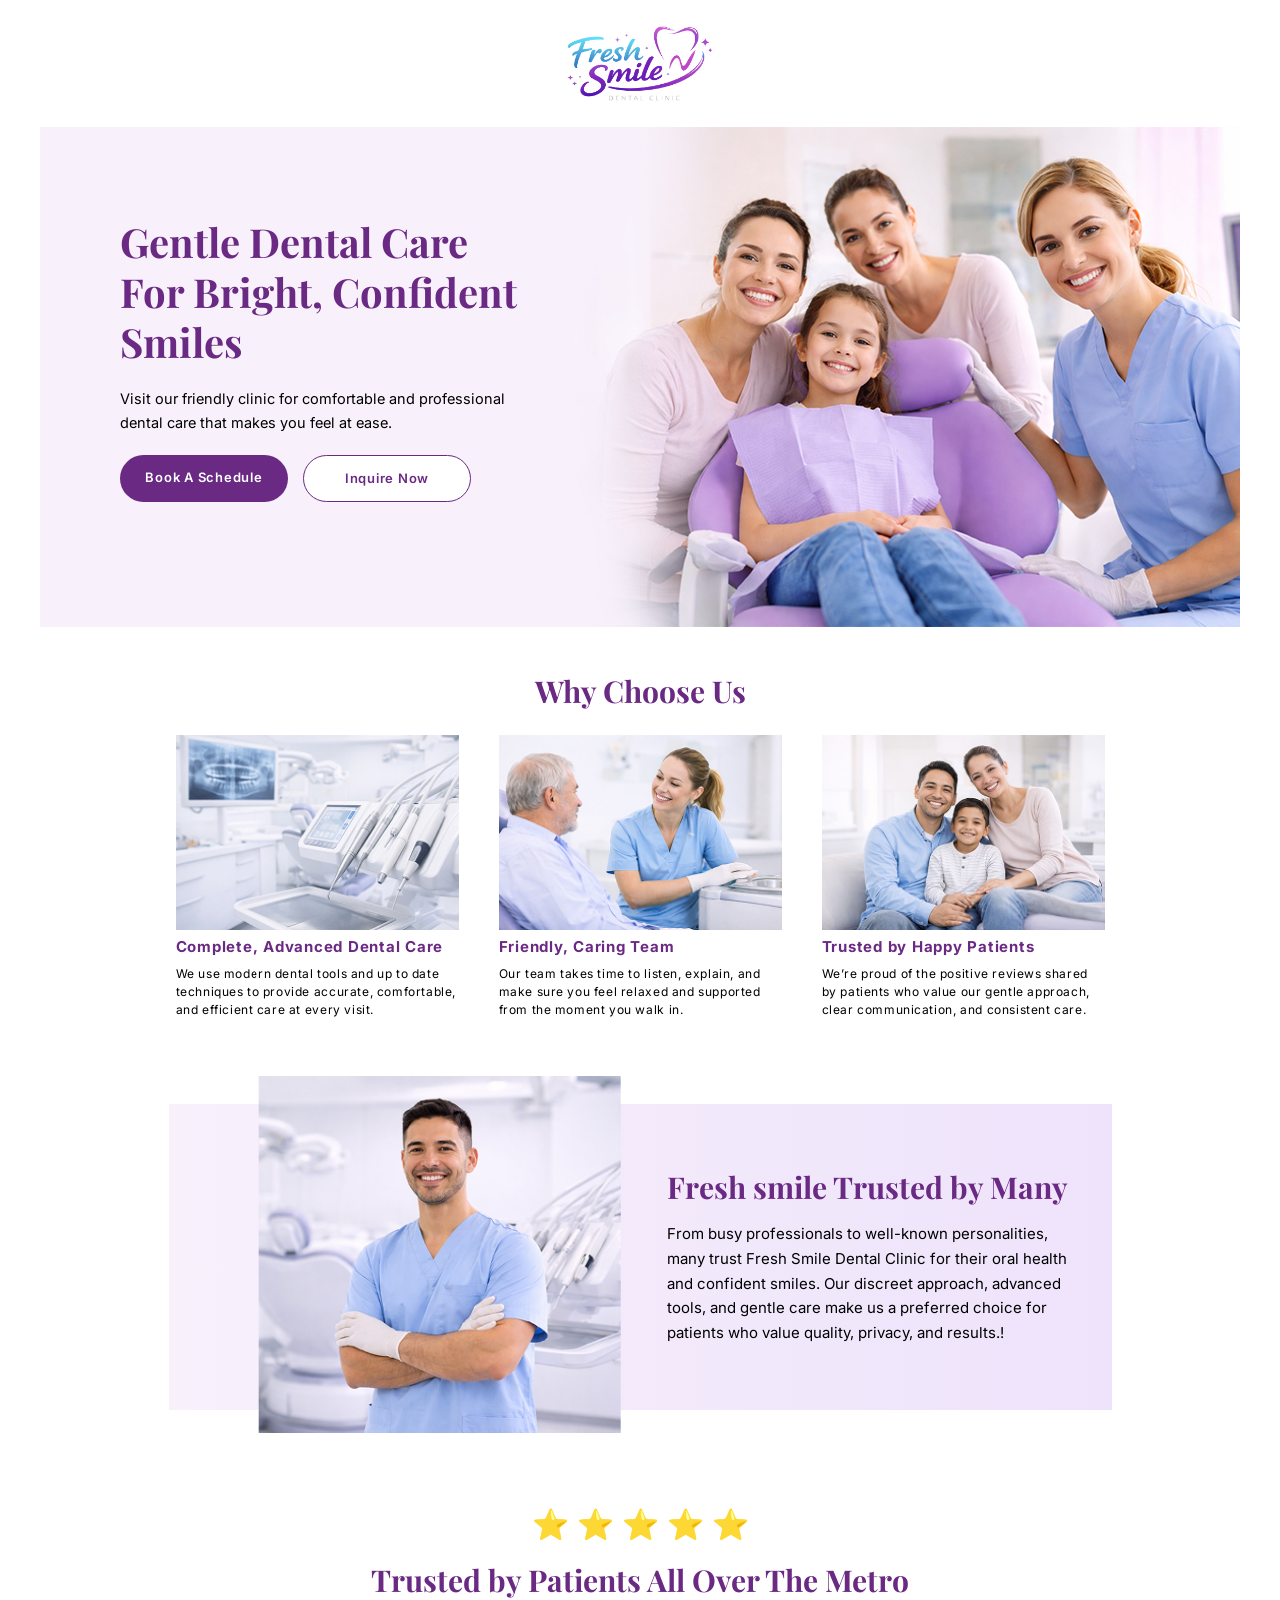
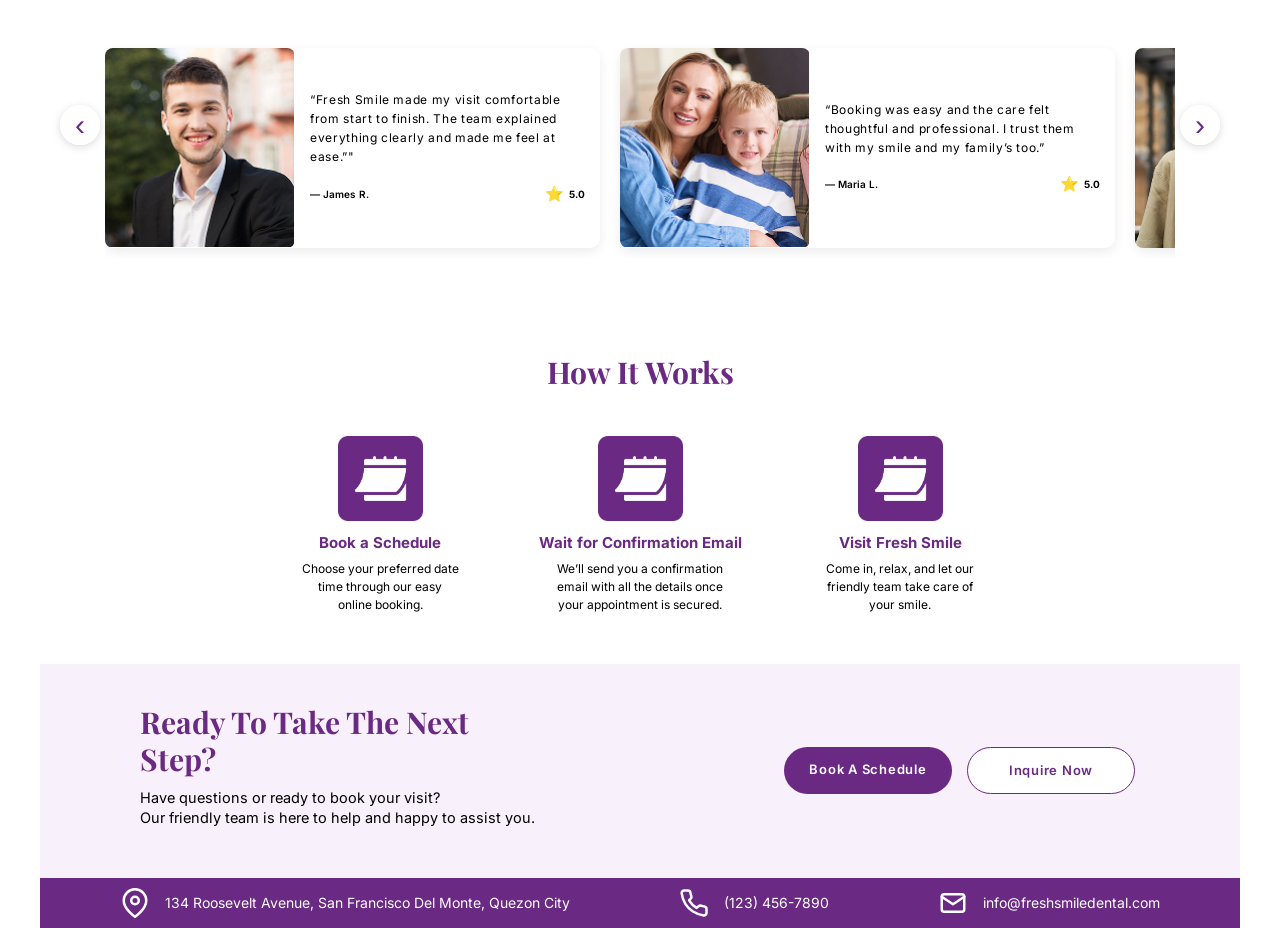
<file: index.html>
<!DOCTYPE html>
<html lang="en">
<head>
    <meta charset="UTF-8">
    <meta name="viewport" content="width=device-width, initial-scale=1.0">


    <link rel="preconnect" href="https://fonts.googleapis.com">
    <link rel="preconnect" href="https://fonts.gstatic.com" crossorigin>
 
    <link href="https://fonts.googleapis.com/css2?family=Inter:ital,opsz,wght@0,14..32,100..900;1,14..32,100..900&family=Playfair+Display:ital,wght@0,400..900;1,400..900&display=swap" rel="stylesheet">

    <link rel="stylesheet" href="./style.css">
    <link rel="stylesheet" href="./query.css">
    <script defer src="./script.js"></script>

    <title>Fresh Smile</title>

    </head>
<body>

    
    <div class="container">

    <header>
    
        <img class="top-logo" src="./Web Assets - Home/top-logo.png" alt="Fresh Smile care logo">

    </header>

      <!-- Hero Section -->

    <div class="hero-section">

        <!-- Image -->
        <div class="hero-img">
            <img class="hero-mobile-img" src="./Mobile Assets - Home/hero-image.jpg" alt="dentist with a patient smiling" width="428" height="339">

            <img class="hero-desktop-img" src="./Web Assets - Home/hero-image.jpg" alt="dentist with a patient smiling" width="428" height="339">
            


        </div>

        <!-- Content -->

         <div class="hero-content">
            <p class="hero-header">Gentle dental care for
            bright, confident smiles</p>
            <p class="hero-text">Visit our friendly clinic for comfortable and professional dental care that makes you feel at ease.</p>

            <div class="cta-button">
            <a href="https://freshsmile.setmore.com" class="hero-cta-button">Book A Schedule</a>
            <a href="./form.html" class="hero-cta-button secondary">Inquire Now</a>
            </div>
            
        </div>
        </div>

        <!-- Why Choose Us Section -->

        <section class="why-choose-us-section">

        <p class="choose-us-header">Why Choose Us</p>
      
        
        <div class="card-container">

        <!-- First Card -->

        <div class="card">

            <img class="choose-img" src="./Web Assets - Home/whychooseus-image1.jpg" alt="Laboratory" width="27.8" height="19.2">

            <p class="choose-header">Complete, Advanced Dental Care</p>

            <p class="choose-text">We use modern dental tools and up to date techniques to provide accurate, comfortable, and efficient care at every visit.</p>


        </div>

        <!-- Second Card -->

        <div class="card">

            <img class="choose-img" src="./Web Assets - Home/whychooseus-image2.jpg" alt="Patient and Doctor" width="27.8" height="19.2">

            <p class="choose-header">Friendly, Caring Team</p>

            <p class="choose-text">Our team takes time to listen, explain, and make sure you feel relaxed and supported from the moment you walk in.</p>


        </div>

        <!-- Third Card -->

        <div class="card">

            <img class="choose-img" src="./Web Assets - Home/whychooseus-image3.jpg" alt="family" width="27.8" height="19.2">

            <p class="choose-header">Trusted by Happy Patients</p>

            <p class="choose-text">We’re proud of the positive reviews shared by patients who value our gentle approach, clear communication, and consistent care.</p>


        </div>

        </div>
        </section>

        <!-- About Section -->

        <section class="about-section">

            <!-- Image  -->
            <div class="about-img">
                <img class="about-img-desktop" src="./Web Assets - Home/trusted-image.jpg" alt="Male Doctor" width="362" height="357">
            </div>

            <!-- Content -->
            <div class="about-content">
             
                <div class="about-text-container">
                <p class="about-header">Fresh smile Trusted by Many</p>
                <p class="about-text">From busy professionals to well-known personalities, many trust Fresh Smile Dental Clinic for their oral health and confident smiles. Our discreet approach, advanced tools, and gentle care make us a preferred choice for patients who value quality, privacy, and results.!</p>
                </div>
            </div>
          

        </section>

          <!-- Testimonials Section -->


        <section class="testimonials-section">
            
            <button class="carousel-arrow testimonial-arrow-left" aria-label="Previous testimonial">‹</button>
            <button class="carousel-arrow testimonial-arrow-right" aria-label="Next testimonial">›</button>
            
            <div class="stars-display">
                <span class="star">⭐</span>
                <span class="star">⭐</span>
                <span class="star">⭐</span>
                <span class="star">⭐</span>
                <span class="star">⭐</span>
            </div>
            
            <h2 class="testimonials-title">Trusted by Patients All Over The Metro</h2>

            <div class="testimonials-slider">

                <!-- 1st Card -->
                <div class="testimonial-card">
                    <img src="./Web Assets - Home/testimonials-image1.jpg" alt="James" class="testimonial-img">
                    <div class="testimonial-content">
                        <p class="testimonial-text">“Fresh Smile made my visit comfortable from start to finish. The team explained everything clearly and made me feel at ease.”"</p>
                        <div class="testimonial-footer">
                            <p class="testimonial-author">— James R.</p>
                            <div class="testimonial-rating">
                                <span class="rating-icon">⭐</span>
                                <span class="rating-score">5.0</span>
                            </div>
                        </div>
                    </div>
                </div>

                 <!-- 2nd Card -->
                <div class="testimonial-card">
                    <img src="./Web Assets - Home/testimonials-image2.jpg" alt="Maria" class="testimonial-img">
                    <div class="testimonial-content">
                        <p class="testimonial-text">“Booking was easy and the care felt thoughtful and professional. I trust them with my smile and my family’s too.”</p>
                        <div class="testimonial-footer">
                            <p class="testimonial-author">— Maria L.</p>
                            <div class="testimonial-rating">
                                <span class="rating-icon">⭐</span>
                                <span class="rating-score">5.0</span>
                            </div>
                        </div>
                    </div>
                </div>

                 <!-- 3rd Card -->
                <div class="testimonial-card">
                    <img src="./Web Assets - Home/testimonials-image3.jpg" alt="Rebecca C." class="testimonial-img">
                    <div class="testimonial-content">
                        <p class="testimonial-text">“As a busy young professional, I love how Fresh Smile Dental Clinic makes every visit quick, comfortable, and truly stress-free.”</p>
                        <div class="testimonial-footer">
                            <p class="testimonial-author">— Rebecca C.</p>
                            <div class="testimonial-rating">
                                <span class="rating-icon">⭐</span>
                                <span class="rating-score">5.0</span>
                            </div>
                        </div>
                    </div>
                </div>

            </div>

        </section>

        <!-- How It Works Section -->
        <section class="how-section">

            <p class="how-title">How It Works</p>

            <div class="card-container">

            <!-- First How Card -->

            <div class="how-card">

                <img src="./Web Assets - Home/howitworks-icon-book.png" alt="calendar Booking" width="85" height="85" class="how-icon"> 

                <p class="how-header">Book a Schedule</p>

                <p class="how-text">Choose your preferred date <br/> time through our easy <br/> online booking.</p>
            </div>

              <!-- Second How Card -->

            <div class="how-card">

                <img src="./Web Assets - Home/howitworks-icon-book.png" alt="calendar Booking" width="85" height="85" class="how-icon"> 

                <p class="how-header">Wait for Confirmation Email</p>

                <p class="how-text">We’ll send you a confirmation <br/> email with all the details once <br/> your appointment is secured.</p>
            </div>

              <!-- Third How Card -->

            <div class="how-card">

                <img src="./Web Assets - Home/howitworks-icon-book.png" alt="calendar Booking" width="85" height="85" class="how-icon"> 

                <p class="how-header">Visit Fresh Smile</p>

                <p class="how-text">Come in, relax, and let our <br/> friendly team take care of <br/> your smile.</p>
            </div>

            </div>
        </section>
   
        <section class="cta-section">

            <div class="cta-content">
                
            <div class="cta-text-container">
            <p class="cta-header">Ready to Take the Next Step?</p>
            <p class="cta-text">Have questions or ready to book your visit? <br/> Our friendly team is here to help and happy to assist you.</p>
            </div>

            <div>
            <div class="cta-button">
            <a href="https://freshsmile.setmore.com" class="hero-cta-button">Book A Schedule</a>
            <a href="./form.html" class="hero-cta-button secondary">Inquire Now</a>
            </div>
            </div>
            
        </div>

        </section>

        <footer>

            <div class="contact-details">
                
                    <div class="location-box">
                   
                        <svg class="location-icon" viewBox="0 0 24 24" fill="none" stroke="currentColor" stroke-width="2" stroke-linecap="round" stroke-linejoin="round" width="24" height="24">
                        <path d="M21 10c0 7-9 13-9 13S3 17 3 10a9 9 0 1 1 18 0z"></path>
                         <circle cx="12" cy="10" r="3"></circle>
                        </svg>

                        <p class="contact-address">134 Roosevelt Avenue, San Francisco Del Monte, Quezon City</p>
                    </div>

                    <div class="phone-box">
                        <svg class="call-icon" viewBox="0 0 24 24" fill="none" stroke="currentColor" stroke-width="2" stroke-linecap="round" stroke-linejoin="round" width="24" height="24">
                        <path d="M22 16.92v3a2 2 0 0 1-2.18 2 
                        19.79 19.79 0 0 1-8.63-3.07 
                         19.5 19.5 0 0 1-6-6 
                        19.79 19.79 0 0 1-3.07-8.67 
                        A2 2 0 0 1 4.11 2h3 
                        a2 2 0 0 1 2 1.72 
                        c.12.89.37 1.75.72 2.58 
                        a2 2 0 0 1-.45 2.11 
                        L8.09 9.91 
                         a16 16 0 0 0 6 6 
                        l1.5-1.29 
                        a2 2 0 0 1 2.11-.45 
                        c.83.35 1.69.6 2.58.72 
                        A2 2 0 0 1 22 16.92z"></path>
                        </svg>

                        <p class="contact-phone">(123) 456-7890</p>
                    </div>
                    <div class="mail-box">
                        <svg class="mail-icon" viewBox="0 0 24 24" fill="none" stroke="currentColor" stroke-width="2" stroke-linecap="round" stroke-linejoin="round" width="24" height="24">
                        <rect x="3" y="5" width="18" height="14" rx="2" ry="2"></rect>
                        <polyline points="3 7 12 13 21 7"></polyline>
                        </svg>

                        <p class="contact-email">info@freshsmiledental.com</p>
                    </div>
                </div>

             
                </footer>


    
    </div>


</body>
</html>
</file>
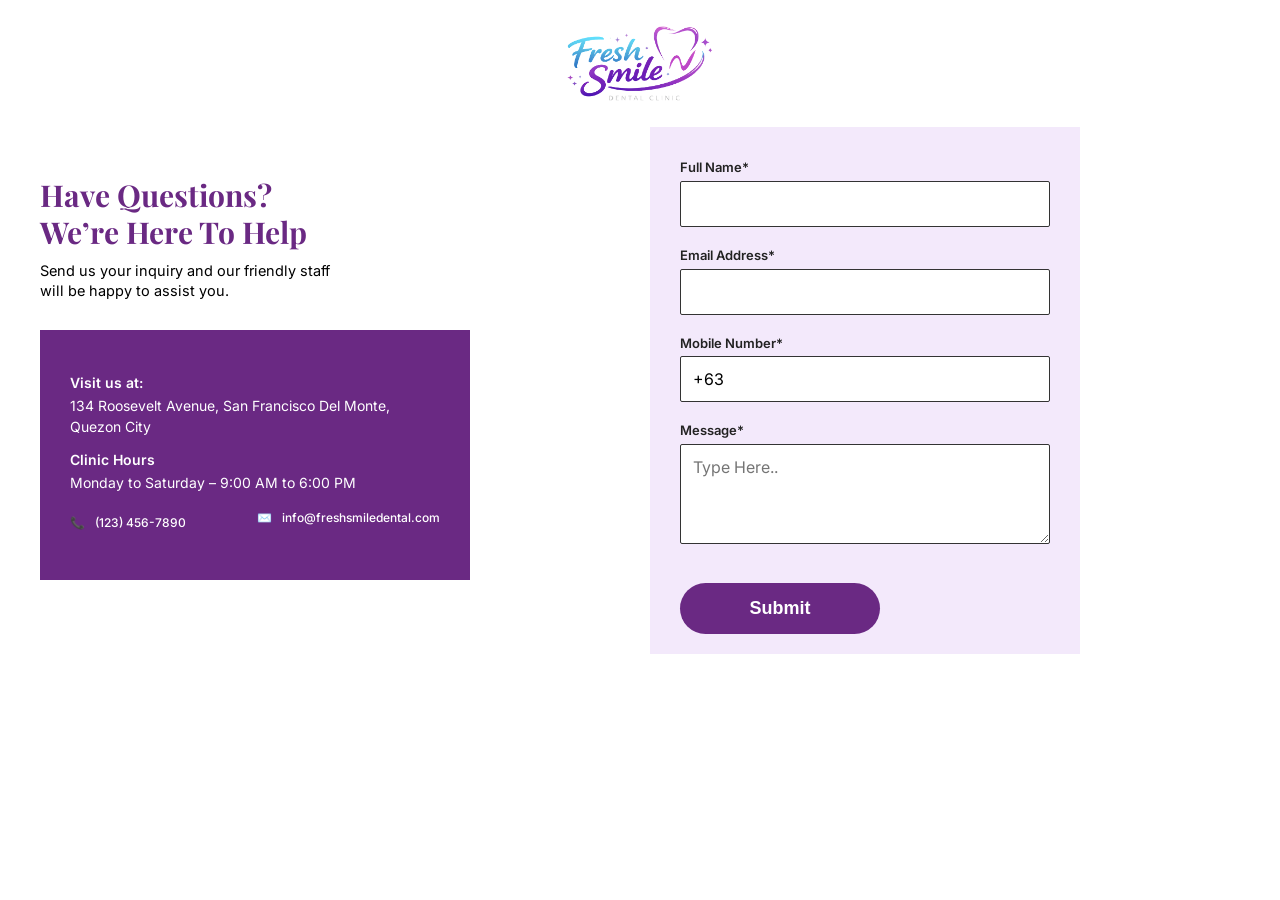
<file: form.html>
<!DOCTYPE html>
<html lang="en">
<head>
    <meta charset="UTF-8">
    <meta name="viewport" content="width=device-width, initial-scale=1.0">


    <link rel="preconnect" href="https://fonts.googleapis.com">
    <link rel="preconnect" href="https://fonts.gstatic.com" crossorigin>
 
    <link href="https://fonts.googleapis.com/css2?family=Inter:ital,opsz,wght@0,14..32,100..900;1,14..32,100..900&family=Playfair+Display:ital,wght@0,400..900;1,400..900&display=swap" rel="stylesheet">

    <link rel="stylesheet" href="./style.css">
    <link rel="stylesheet" href="./query.css">
    <script defer src="./script.js"></script>

    <title>Fresh Smile</title>

    </head>
<body>

     <div class="container">
        

    <header>
        <a href="./index.html"><img class="top-logo" src="./Web Assets - Home/top-logo.png" alt="Fresh Smile care logo"></a>
    </header>


   

            <div class="grid-container">

                <div class="form-cta-headerbox">
                    <h2 class="contact-us-title">Have Questions?<br>We’re Here To Help</h2>
                    <p class="contact-us-text">Send us your inquiry and our friendly staff will be happy to assist you.</p>
                </div>


                <section class="contact-section">
                    <form class="contact-form" id="contact-form" method="POST" data-netlify="true" name="booking" netlify-honeypot="bot-field" action="success.html">
                        <input type="hidden" name="form-name" value="booking" />
                        <input type="hidden" name="bot-field" />
                        <label>Full Name*<br>
                            <input type="text" name="fullname" required>
                        </label>
                        <label>Email Address*<br>
                            <input type="email" name="email" required>
                        </label>
                        <label>Mobile Number*<br>
                            <input type="tel" name="mobile" value="+63" required>
                        </label>
                        <label>Message*<br>
                            <textarea name="message" placeholder="Type Here.." required></textarea>
                        </label>
                        <button type="submit">Submit</button>
                    </form>
                </section>


                <section class="contact-us-box">
                    <div class="contact-us-content">
                        <p class="contact-us-label"> <span> Visit us at: </span></p>
                        <p>134 Roosevelt Avenue, San Francisco Del Monte, Quezon City</p>
                        <p class="contact-us-label"> <span> Clinic Hours </span></p>
                        <p>Monday to Saturday – 9:00 AM to 6:00 PM</p>

                        <div class="details-contact-us">
                        <div class="contact-us-icon-row First">
                            <span class="contact-us-icon">📞</span>
                            <span class="contact-us-info">(123) 456-7890</span>
                        </div>

                        <div class="contact-us-icon-row">
                            <span class="contact-us-icon">✉️</span>
                            <span class="contact-us-info">info@freshsmiledental.com</span>
                        </div>
                        </div>

                    </div>
                </section>
            </div>  

    </div>


</body>
</html>
</file>
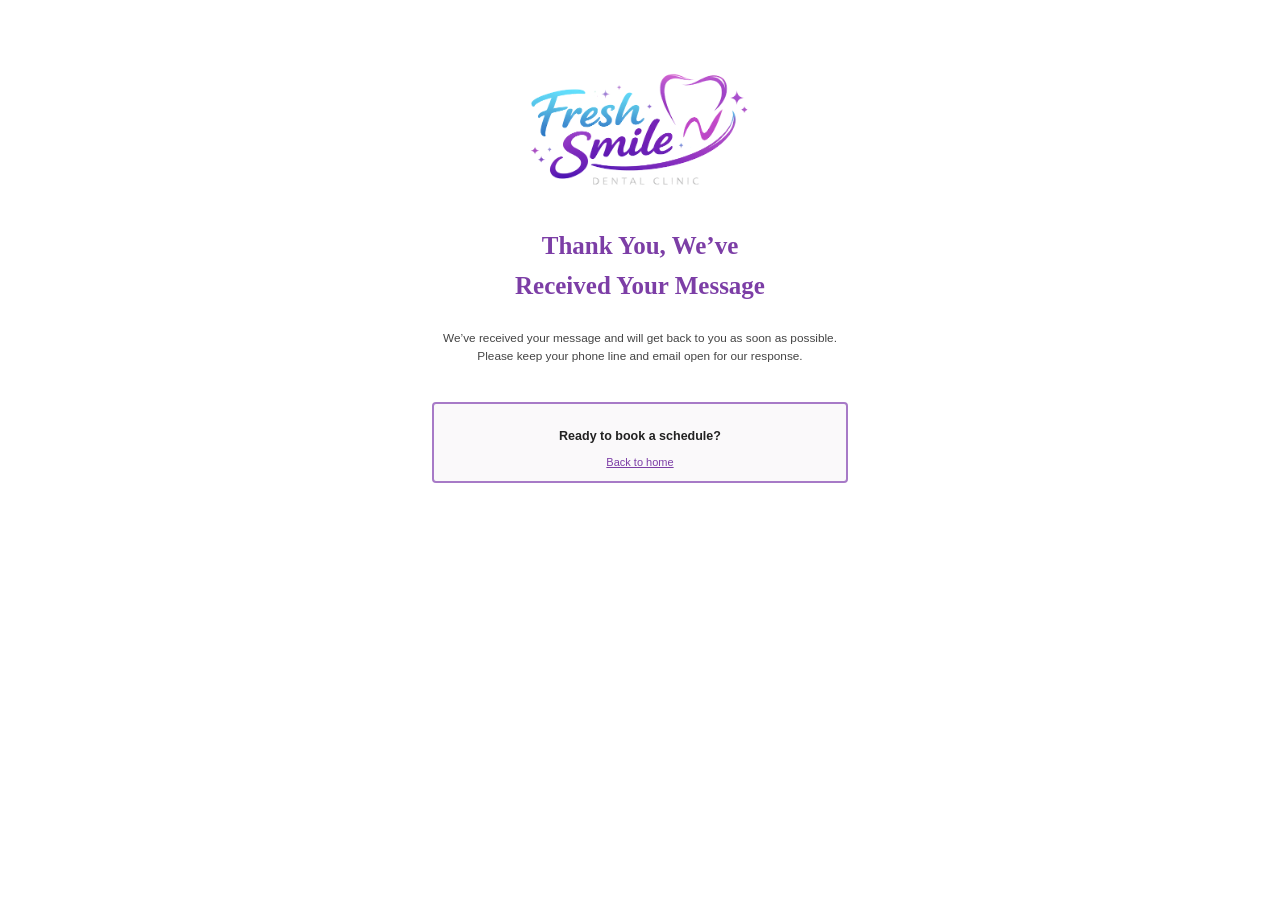
<file: success.html>
<!DOCTYPE html>
<html lang="en">
<head>
    <meta charset="UTF-8">
    <meta name="viewport" content="width=device-width, initial-scale=1.0">
    <title>Message Received | Fresh Smile</title>
    <link rel="stylesheet" href="./style.css">
    <link rel="stylesheet" href="./query.css">
    <style>
        body {
            /* background: #faf9fa; */
            font-family: 'Inter', Arial, sans-serif;
            margin: 0;
            padding: 0;
        }
        .success-container {
            max-width: 480px;
            margin: 40px auto 0 auto;
            background: #fff;
            border-radius: 0;
            padding: 0 0 40px 0;
            text-align: center;
        }
        .success-logo {
            width: 220px;
            margin-top: 32px;
            margin-bottom: 32px;
        }
        .success-title {
            font-family: 'Playfair Display', serif;
            color: #7c3ea6;
            font-size: 2.5rem;
            font-weight: 700;
            margin-bottom: 24px;
        }
        .success-message {
            color: #444;
            font-size: 1.18rem;
            margin-bottom: 36px;
            line-height: 1.5;
        }
        .success-actions {
            border: 2px solid #a77ac7;
            border-radius: 4px;
            padding: 22px 0 10px 0;
            margin: 0 32px;
            background: #faf9fa;
        }
        .success-actions .book-link {
            display: block;
            color: #222;
            font-weight: 600;
            font-size: 1.25rem;
            margin-bottom: 8px;
            text-decoration: none;
        }
        .success-actions .home-link {
            display: block;
            color: #7c3ea6;
            font-size: 1.1rem;
            text-decoration: underline;
            font-weight: 400;
        }
        @media (max-width: 600px) {
            .success-container {
                max-width: 98vw;
                margin: 0;
                border-radius: 0;
            }
            .success-actions {
                margin: 0 8px;
            }
        }
    </style>
</head>
<body>
    <div class="success-container">
        <img src="./Web Assets - Home/top-logo.png" alt="Fresh Smile Dental Clinic Logo" class="success-logo">
        <div class="success-title">Thank You, We’ve<br>Received Your Message</div>
        <div class="success-message">
            We’ve received your message and will get back to you as soon as possible.<br>
            Please keep your phone line and email open for our response.
        </div>
        <div class="success-actions">
            <a href="https://freshsmile.setmore.com" target="_blank" class="book-link">Ready to book a schedule?</a>
            <a href="./index.html" class="home-link">Back to home</a>
        </div>
    </div>
</body>
</html>
</file>
<file: style.css>
*{
    margin: 0;
    padding: 0;
    box-sizing: border-box;
   
}

html{
    font-size: 62.5%;
}

body{
    font-size: 1.6rem;
    line-height: 1.6;
    background-color: #ffffff;
    font-family: 'Inter', sans-serif;
}

.container{
    width: 43rem;
    /* border: 1px solid black; */
    margin: 0 auto;
}

/* Header */

header{
    padding: 2.5rem 3.5rem;
}   


.top-logo{
    width: 14.7rem;
    height: 7.7rem;
    display: block;
    margin: 0 auto;
}

/* Hero Section */

.hero-section{
    background-color: #F8F0FB;
    display: grid;
    grid-template-columns: 1fr;
    justify-items: center;
}

.hero-mobile-img{
    width: 100%;
    height: auto;
    display: block;
 
}

.hero-desktop-img{
    display: none;
}

.hero-content{
    width: 36.9rem;
    height: auto;
    display: flex;
    flex-direction: column;
    gap: 1rem;
    /* align-items: center;
    justify-content: center; */
    padding: 4rem 0rem 4rem 0rem;
}

.hero-header{
    font-family: 'Playfair Display', serif;
    font-size: 3rem;
    font-weight: 700;
    line-height: 1.24;
    color: #6A2983;
    text-transform: capitalize;
    margin-bottom: 1rem;

}
.hero-text{
    font-size: 1.45rem;
    line-height: 1.37;
    margin-bottom: 1rem;

}

.cta-button{
    display: flex;
    flex-direction: column;
    width: 35.6rem;
    gap: 1.5rem;
}
.hero-cta-button{
    padding: 1.5rem 3rem;
    background-color: #6A2983;
    color: #ffffff;
    width: 100%;
    text-align: center;
    text-decoration: none;
    font-weight: 600;
    font-size: 1.5rem;
    letter-spacing: .75px;
    border-radius: 30px;

}
.hero-cta-button.secondary{
    background-color: #FFFFFF;
    color: #6A2983;
    border: #6A2983 1px solid;

}

/* Why Choose Us Section */

.why-choose-us-section{
    padding: 4rem 7rem;

}

.choose-us-header{
    font-size: 3rem;
    color: #6A2983;
    font-family: playfair display, serif;
    font-weight: 700;
    text-align: center;
    margin-bottom: 2rem;
}

.card{
    display: flex;
    flex-direction: column;
    width: 28.3rem;
    height: 28.9rem;
   
}

.card-container{
    display: flex;
    flex-direction: column;
    gap: 4rem;
}

.choose-img{
    width: 100%;
    height: auto;
    display: block;
    margin-bottom: 1rem;

}

.choose-header{
    font-size: 1.5rem;
    line-height: .97;
    letter-spacing: .75px;
    color: #6A2983;
    margin-bottom: 1rem;
    font-weight: 700;
    
}
.choose-text{
font-size: 1.2rem;
    line-height: 1.5;
    letter-spacing: .6px;
}

/* About Section */

 .about-section{
    padding: 4rem 7rem;
    position: relative;
 }

.about-img{
    width: 36.2rem;
    height: auto;
    display: block;
    position: absolute;
    top: 12%;
   left: 25%;
   transform: translateX(-21%);
    
}

.about-content{
    background: linear-gradient(90deg, #F8F0FB 0%, #EEE3FB 100%);
    width: 27.8rem;
    height: 68.2rem;
    display: flex;
    justify-content: flex-end;
    flex-direction: column;
    padding:4rem 1rem;
   
}


.about-header{
    color:#6A2983;
    font-size: 3rem;
    line-height: 1;
    font-weight: 700;
    margin-bottom: 1.5rem;
    font-family: 'playfair display', serif;
    
}

.about-text{
    font-size: 1.2rem;
    line-height: 1.5;
    
}

/* Testimonials Section */

.testimonials-section {
    padding: 0rem 3.5rem;
    text-align: center;
}

.stars-display {
    font-size: 3rem;
    color: #00718D;
    margin-bottom: 1.5rem;
}

.star{
    color: #00718D;
}

.testimonials-title {
    font-size: 3rem;
    font-weight: 700;
    color: #6A2983;
    line-height: 1.16;
    font-family: 'playfair display', serif;
    width: 27.5rem;
    text-align: center;
    margin: 0 auto 4rem auto;
}

.testimonials-slider {
    display: flex;
    flex-direction: column;
    gap: 1.5rem;
}

.testimonial-card {
    display: flex;
    border-radius: 1rem;
    text-align: left;
    background-color: #ffffff;
    align-items: center;
    box-shadow: 0 4px 12px rgba(0, 0, 0, 0.08);
}

.testimonial-img {
    width: 13.7rem;
    height: 17.5rem;
    border-radius: 0.8rem;
    object-fit: cover;
    flex-shrink: 0;
}

.testimonial-content {
    display: flex;
    flex-direction: column;
    flex: 1;
    /* padding: 2rem 0rem; */
    /* justify-content: center;
    align-items: center; */
}

.testimonial-text {
    font-size: 1.2rem;
    line-height: 1.6;
    margin-bottom: 1.5rem;
letter-spacing: .65px;
    padding: 0rem 1.5rem;
    align-items: center;
}

.testimonial-footer {
    display: flex;
    justify-content: space-between;
    align-items: center;
    padding: 0rem 1.5rem;
}

.testimonial-author {
    font-size: 1rem;
    font-weight: 600;
    color: #000000;
    margin: 0;
}

.testimonial-rating {
    display: flex;
    align-items: center;
    gap: 0.5rem;
}

.rating-icon {
    font-size: 1.5rem;
}

.rating-score {
    font-size: 1rem;
    font-weight: 700;
    color: #000000;
}

/* Carousel Arrows */

.carousel-arrow {
    position: absolute;
    top: 60%;
    transform: translateY(-50%);
    background-color: rgba(255, 255, 255, 0.9);
    border: none;
    width: 4rem;
    height: 4rem;
    border-radius: 50%;
    font-size: 3rem;
    color: #6A2983;
    cursor: pointer;
    z-index: 10;
    display: none; /* Hidden on mobile */
    align-items: center;
    justify-content: center;
    box-shadow: 0 2px 8px rgba(0, 0, 0, 0.15);
    transition: all 0.3s ease;
}

.carousel-arrow:hover {
    background-color:  #6A2983;
    color: #ffffff;
    transform: translateY(-50%) scale(1.1);
}

.arrow-left,
.arrow-right {
    display: flex; /* Show service arrows on mobile */
}

.arrow-left {
    left: 1rem;
}

.arrow-right {
    right: 1rem;
}

.testimonial-arrow-left,
.testimonial-arrow-right {
    display: none; /* Hide testimonial arrows on mobile */
}

/* How it works section */

.how-section{
    margin-bottom: 4rem;
    margin-top: 4rem;
}

.how-title{
    font-size: 3rem;
    color: #6A2983;
    font-family: 'playfair display', serif;
    font-weight: 700;
    text-align: center;
    margin-bottom: 4rem;
}

.card-container{
    display: flex;
    flex-direction: column;
    align-items: center;

}

.how-card{
    width: 22rem;
    height: 18.8rem;
    display: flex;
    flex-direction: column;
    align-items: center;
    text-align: center;
    background-color: #fff;
    
}

.how-icon{
    width: 8.5rem;
    height: auto;
    display: block;
    margin-bottom: 1rem;

}

.how-header{
    font-size: 1.5rem;
    color: #6A2983;
    letter-spacing: .9;
    font-weight: 700;
    text-align: center;
    margin-bottom: .5rem;

}

.how-text{
     font-size: 1.2rem;
    line-height: 1.5;
    letter-spacing: .6;
    text-align: center;
    margin-bottom: 1rem;

}

/* CTA-section */

.cta-content{
    width: 35.6rem;
    height: auto;
    display: flex;
    flex-direction: column;
    gap: 1rem;
    /* align-items: center;
    justify-content: center; */
    padding: 4rem 3rem 4rem 3rem;
}

.cta-section{
    background-color: #F8F0FB;
}

.cta-header{
    font-family: 'Playfair Display', serif;
    font-size: 3rem;
    font-weight: 700;
    line-height: 1.24;
    color: #6A2983;
    text-transform: capitalize;
    margin-bottom: 1rem;

}
.cta-text{
    font-size: 1.45rem;
    line-height: 1.37;
    margin-bottom: 1rem;

}

/* Footer */


.contact-details{
    display: flex;
    flex-direction: column;
    justify-content: space-around;
    padding: 3rem 3rem;
      background-color: #6A2983;
      gap: 1rem ;
}


.location-box,
.phone-box,
.mail-box{
    display: flex;
    align-items: center;
    gap: 1rem;
    font-size: 1.5rem;
    font-weight: 400;
     color: #ffffff;
     gap: 1.5rem;
  
    
}


.call-icon,
.mail-icon{
    width: 3rem;
    height: 3rem;
}

.location-icon{
    width: 4rem;
    height: 4rem;
}


.grid-container{
    display: grid;
    grid-template-columns: 1fr;
    justify-self:center;


}

/* Form Section  */



.form-cta-headerbox{
    width: 29.2rem;
    height: auto;
    display: flex;
    flex-direction: column;
    gap: 1rem;
    margin: 0 auto;
}

.contact-us-title{
    font-family: 'Playfair Display', serif;
    font-size: 3rem;
    font-weight: 700;
    line-height: 1.24;
    color: #6A2983;
    text-transform: capitalize;
    width: 29.2rem;
    text-align: start;

}
.contact-us-text{
    font-size: 1.45rem;
    line-height: 1.37;
    margin-bottom: 3rem;
     width: 29.2rem;
    text-align: center;
       text-align: start;

}


/* Message Form Section */
.contact-section {
    border-radius: 0 0 8px 8px;


}

.contact-form {
    display: flex;
    flex-direction: column;
    gap: 1.5rem;
    background: #F3E9FB;
    padding: 3rem 3rem 2rem 3rem;
    width: 43rem;
}

.contact-form label {
    font-size: 1.3rem;
    font-weight: 600;
    color: #222;
    margin-bottom: 0.3rem;
    display: block;
}

.contact-form input,
.contact-form textarea {
    width: 100%;
    padding: 1.2rem;
    border: 1px solid #333;
    border-radius: 2px;
    font-size: 1.6rem;
    font-family: inherit;
    background: #fff;
    margin-top: 0.3rem;
    box-sizing: border-box;
}

.contact-form textarea {
    min-height: 10rem;
    resize: vertical;
}

.contact-form button {
    width: 100%;
    padding: 1.5rem 0;
    background: #6A2983;;
    color: #fff;
    border: none;
    border-radius: 32px;
    font-size: 1.8rem;
    font-weight: 600;
    cursor: pointer;
    margin-top: 1.5rem;
    transition: background 0.2s;
}
.contact-form button:hover {
    background: #6A2983;
}


/* Contact Us Box (form.html) */
.contact-us-box {
    background:#6A2983;
    color: #fff;
    border-radius: 0 0 8px 8px;
    margin: 0 auto 0 auto;
    padding: 3rem 4rem 2.5rem 4rem;
    width: 43rem;
}

.contact-us-label {
    font-size: 1.5rem;
    font-weight: 400;
    margin-top: 1.2rem;
    margin-bottom: 0.2rem;
    line-height: 1.33;
}

.contact-us-label span{
    font-weight: 600;
}



.contact-us-icon-row.First{
    margin-top: 1rem;
}

.contact-us-icon-row {
    display: flex;
    flex-direction: row;
    align-items: center;
    gap: 1rem;
  
}
.contact-us-icon {
    font-size: 2rem;
}
.contact-us-info {
    font-size: 1.4rem;
    font-weight: 500;
}

.contact-us-box p{
    font-size: 1.4rem;
    line-height: 1.5;
}
</file>
<file: query.css>
@media (min-width: 42rem) {

.container{
    width: 120rem;
}
/* Hero */

.hero-mobile-img{
    display: none;
 
}

.hero-desktop-img{
    width: 100%;
    height: auto;
    display: block;
}

.hero-content{
   position: absolute;
   width: 47.8rem;
   left: 0;
   top: 10%;
   padding-left: 8rem;
}

.hero-section{
   position: relative;
}

.hero-header{
    font-size: 4rem;
    line-height: 1.25;
    color: #6A2983;
     margin-bottom: 1rem;


}
.hero-text{
    font-size: 1.45rem;
    line-height: 1.66;
    margin-bottom: 1rem;

}

.cta-button{
   flex-direction: row;

}
.hero-cta-button{
    width: 16.8rem;
    font-size: 1.3rem;
    padding: 1.2rem 2.4rem;

}
.hero-cta-button.secondary{
    width: 16.8rem;

}

/* Why Choose us */

.card-container{
    flex-direction: row;
    justify-content: center;
}

/* About Us Section */

 .about-section{
    padding: 4rem 7rem;
    position: relative;
 }

.about-img{
    position: absolute;
    top: 3%;
   left: 24%;
   transform: translateX(-18%);
   display: block;
   width: 38.5rem;
   height: 38rem;
    
}

.about-content{
    background: linear-gradient(90deg, #F8F0FB 0%, #EEE3FB 100%);
    width: 94.3rem;
    height: 30.6rem;
    display: flex;
    align-items: flex-end;
    flex-direction: row;
    padding:4rem 3rem;
    margin: 0 auto;
    
   
}

.about-text-container{
    display: flex;
    justify-content: center;
    flex-direction: column;
    align-self: center;
}



.about-header{
    line-height: 1.3;
    margin-bottom: 1.5rem;
    width: 41.5rem;
    
}

.about-text{
    font-size: 1.5rem;
    line-height: 1.66;
     width: 41.5rem;
    
}

/* Testimonials Section - Desktop */
    
    .testimonials-section {
        position: relative;
        padding: 5rem 6.5rem;
    }

    .testimonials-title {
    width: 100%;
}
    
    .testimonials-slider {
        display: flex;
        flex-direction: row;
        gap: 2rem;
        width: 100%;
        overflow-x: auto;
        scroll-behavior: smooth;
        padding: 1rem 0;
        scrollbar-width: none; /* Firefox */
        -ms-overflow-style: none; /* IE and Edge */
    }
    
    .testimonials-slider::-webkit-scrollbar {
        display: none; /* Chrome, Safari, Opera */
    }
    
    .testimonial-card {
        min-width: 48rem;
        flex-shrink: 0;
    }
    
    .testimonial-arrow-left,
    .testimonial-arrow-right {
        display: flex;
    }
    
    .testimonial-arrow-left {
        left: 2rem;
    }
    
    .testimonial-arrow-right {
        right: 2rem;
    }
    
    .testimonial-img {
        width: 19rem;
        height: 20rem;
    }

    .testimonial-card {
        width: 49.5rem;
    }

    /* how it works section */

    .card-container{
    display: flex;
    flex-direction: row;
    justify-content: center;
    gap: 4rem;

}

/* CTA */

.cta-content{
    width: 100%;
    height: auto;
    display: flex;
    flex-direction: row;
    justify-content: space-between;
    /* align-items: center;
    justify-content: center; */
    padding: 4rem 10rem 4rem 10rem;
    align-items: center;
}

.cta-text-container{
    width: 41.1rem;
    
}

.cta-header{
    font-family: 'Playfair Display', serif;
    font-size: 3rem;
    font-weight: 700;
    line-height: 1.24;
    color: #6A2983;
    text-transform: capitalize;
    margin-bottom: 1rem;

}
.cta-text{
    font-size: 1.45rem;
    line-height: 1.37;
    margin-bottom: 1rem;

}

/* Footer */

.contact-details{
    flex-direction: row;
    justify-content: space-around;
    padding: 1rem 3rem;
}


.location-box,
.phone-box,
.mail-box{
    font-weight: 400;
     color: #ffffff;
     gap: 1.5rem;
     font-size: 1.4rem;  
}

.call-icon,
.mail-icon{
    width: 3rem;
    height: 3rem;
}

.location-icon{
    width: 3rem;
    height: 3rem;
}

.grid-container{
    display: grid;
    grid-template-columns: 1fr 1fr;
    grid-template-rows: 1fr 1fr;
    column-gap: 2rem;

}

.contact-section{
    grid-row: 1 / 3;
    grid-column: 2/3;
    width: 38.5rem;
}
.form-cta-headerbox{
   margin: 5rem auto 0 0;
}

.contact-us-box{
    margin: -6rem auto 0rem 0;
    height: 25rem;
}

.details-contact-us{
    display: flex;
    flex-direction: row;
    justify-content: space-between;
    align-items: center;
    margin-top: 1rem;
}

.contact-us-box {
    padding: 3rem 3rem 0rem 3rem;
    border-radius: 0rem ; 
}


.contact-us-label {
    font-size: 1.5rem;
    font-weight: 400;
    margin-top: 1.2rem;
    margin-bottom: 0.2rem;
    line-height: 1.33;
}

.contact-us-label span{
    font-weight: 600;
}



.contact-us-icon-row.First{
     font-size: 1.2rem;
}

.contact-us-icon-row {
    display: flex;
    flex-direction: row;
    align-items: center;
    gap: 1rem;
  
}
.contact-us-icon {
    font-size: 1.2rem;
}
.contact-us-info {
    font-size: 1.2rem;
    font-weight: 500;
}

.contact-form button {
    width: 20rem;
}


}
</file>
